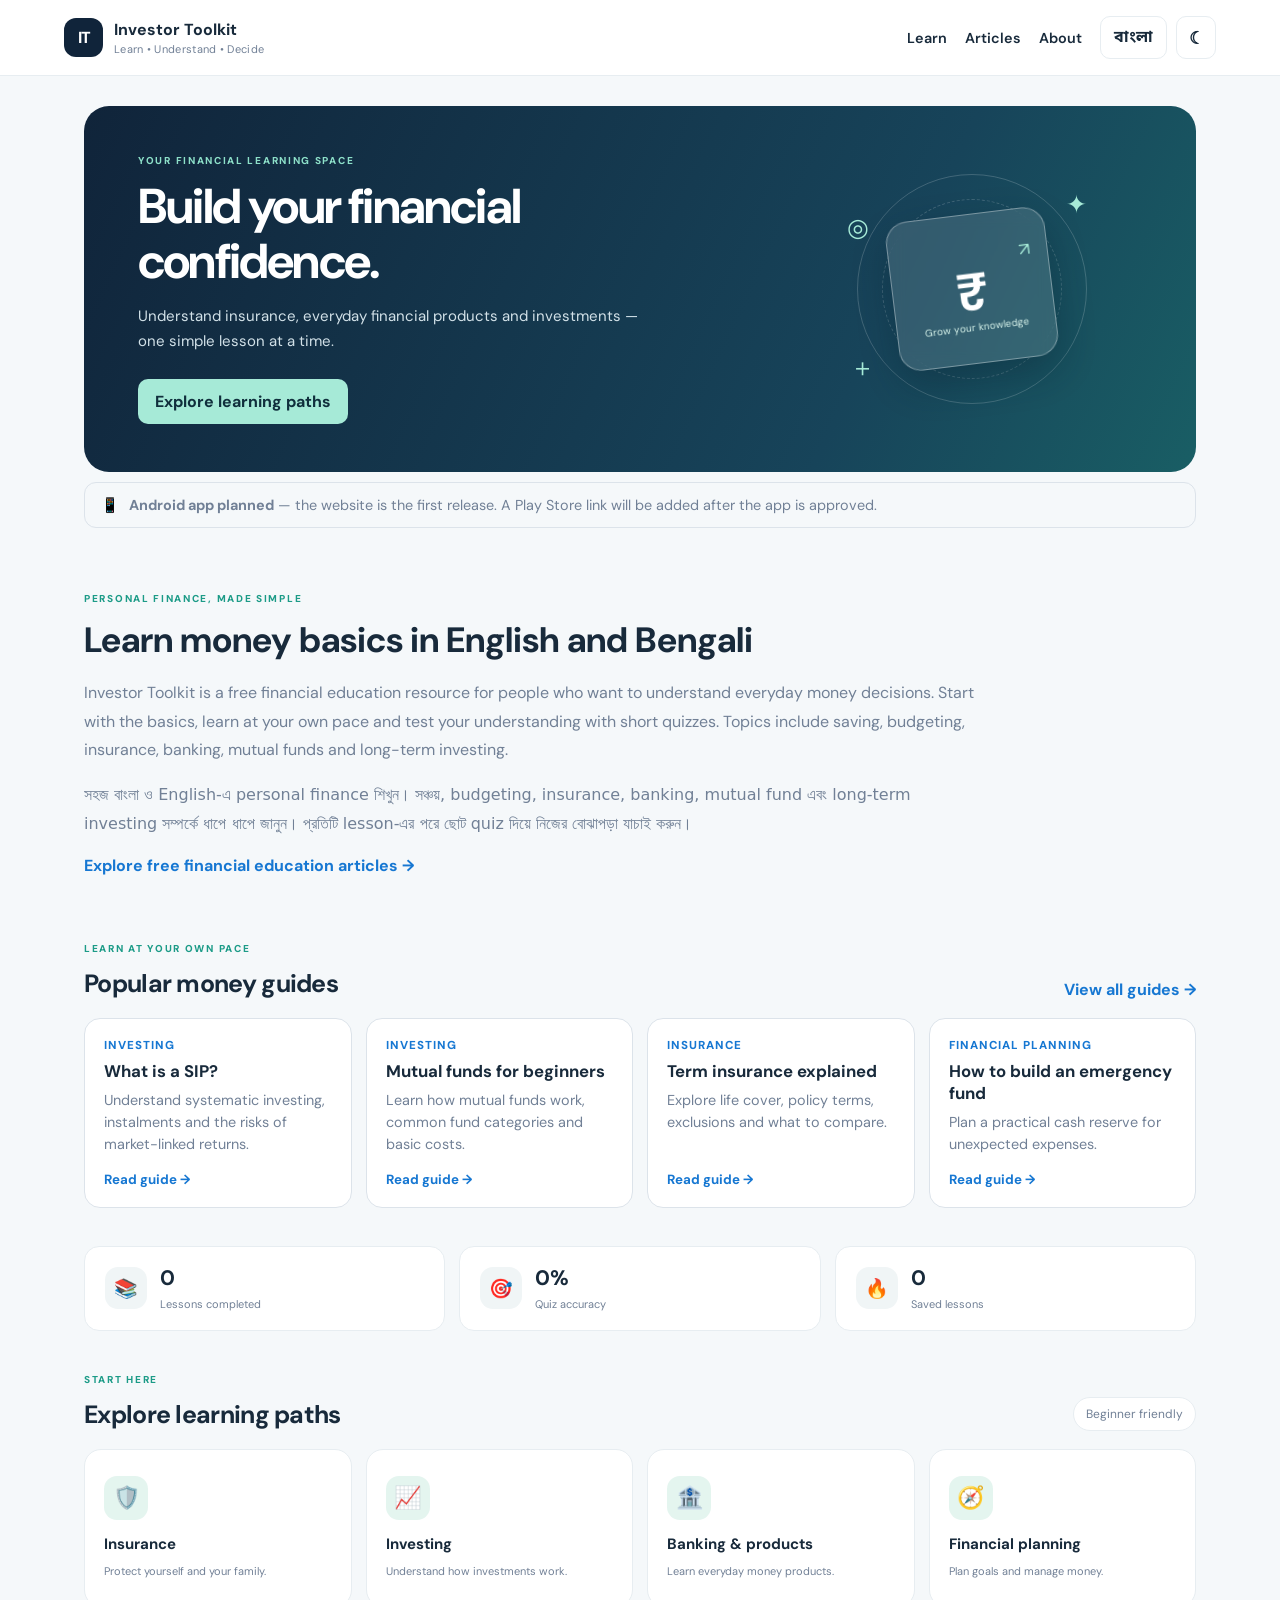
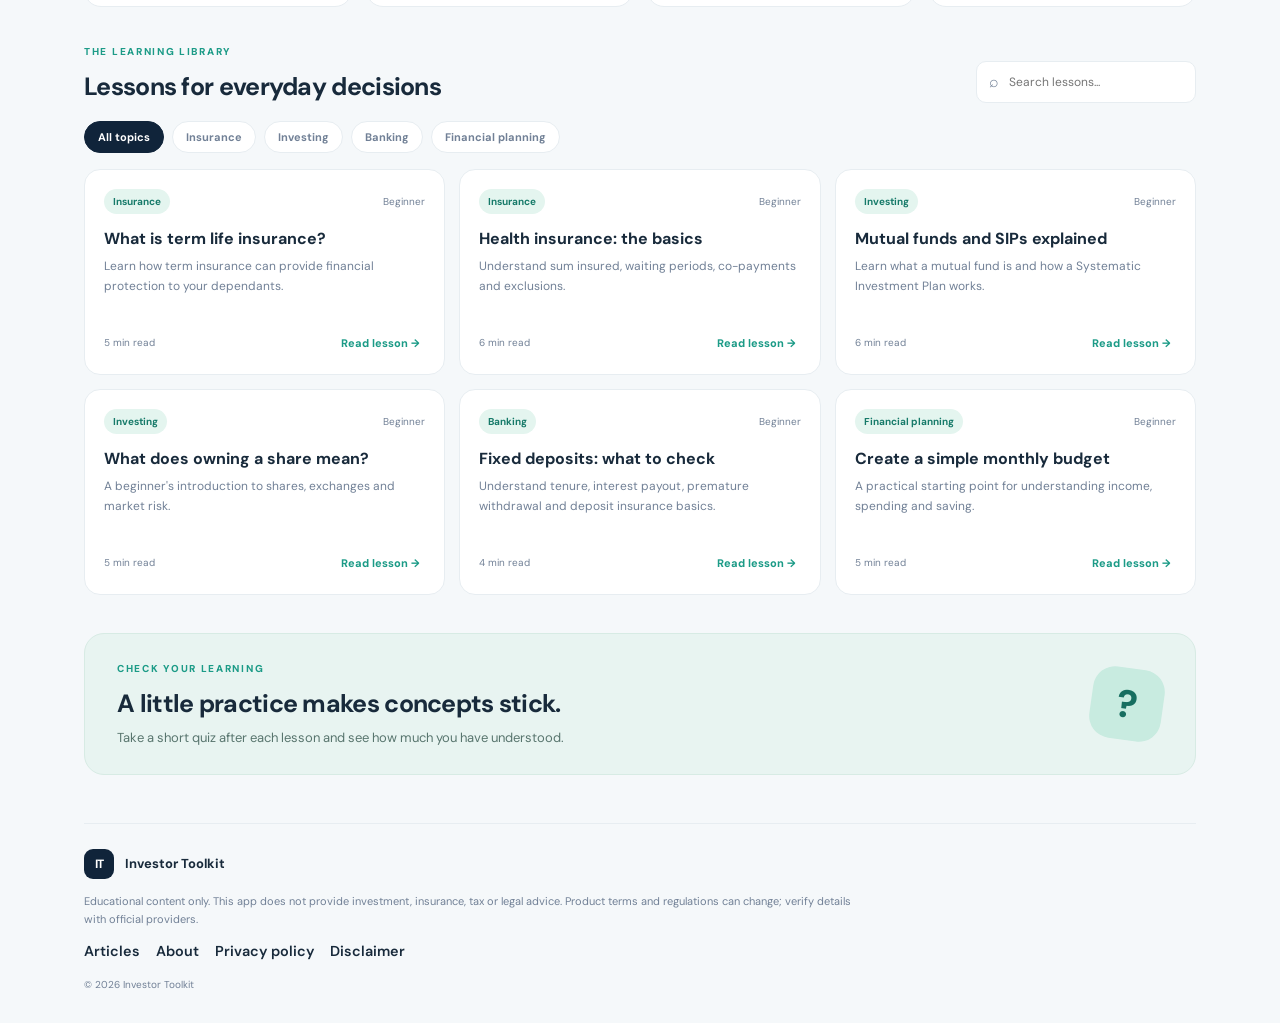
<file: index.html>
<!DOCTYPE html>
<html lang="en">
<head>
  <meta charset="UTF-8">
  <meta name="viewport" content="width=device-width, initial-scale=1.0">
  <meta name="theme-color" content="#10243a">
  <meta name="description" content="Learn personal finance in simple English and Bengali. Explore beginner-friendly lessons on SIPs, mutual funds, insurance, banking, budgeting and financial planning.">
  <meta name="robots" content="index,follow,max-image-preview:large">
  <meta property="og:type" content="website">
  <meta property="og:title" content="Investor Toolkit | Learn Personal Finance in English & Bengali">
  <meta property="og:description" content="Free bilingual financial education, practical lessons and quizzes for beginners.">
  <meta property="og:site_name" content="Investor Toolkit">
  <link rel="manifest" href="site.webmanifest">
  <link rel="icon" type="image/svg+xml" href="assets/icon.svg">
  <link rel="stylesheet" href="seo.css">
  <title>Investor Toolkit | Financial Learning</title>
  <link rel="stylesheet" href="styles.css">
</head>
<body>
  <header class="topbar">
    <a class="brand" href="#" aria-label="Investor Toolkit home">
      <span class="brand-mark">IT</span>
      <span><strong>Investor Toolkit</strong><small data-i18n="tagline">Learn • Understand • Decide</small></span>
    </a>
    <nav class="site-nav" aria-label="Main navigation">
      <a href="#explore">Learn</a><a href="learn/">Articles</a><a href="about.html">About</a>
    </nav>
    <div class="top-actions">
      <button class="lang-switch" id="langToggle" aria-label="Switch language">বাংলা</button>
      <button class="icon-btn" id="themeToggle" aria-label="Toggle theme">☾</button>
    </div>
  </header>

  <main class="shell">
    <section class="hero">
      <div class="hero-copy">
        <span class="eyebrow" data-i18n="eyebrow">YOUR FINANCIAL LEARNING SPACE</span>
        <h1 data-i18n="heroTitle">Build your financial confidence.</h1>
        <p data-i18n="heroText">Understand insurance, everyday financial products and investments — one simple lesson at a time.</p>
        <a class="primary-btn" href="#explore" data-i18n="exploreBtn">Explore learning paths <span>→</span></a>
      </div>
      <div class="hero-art" aria-hidden="true">
        <div class="art-orbit orbit-one"></div><div class="art-orbit orbit-two"></div>
        <div class="art-card"><span class="art-icon">↗</span><b>₹</b><small data-i18n="grow">Grow your knowledge</small></div>
        <span class="floating f1">✦</span><span class="floating f2">＋</span><span class="floating f3">◎</span>
      </div>
    </section>

    <div class="app-coming-note"><span>📱</span><span><strong>Android app planned</strong> — the website is the first release. A Play Store link will be added after the app is approved.</span></div>

    <section class="seo-intro section-block">
      <span class="eyebrow">PERSONAL FINANCE, MADE SIMPLE</span>
      <h2>Learn money basics in English and Bengali</h2>
      <p>Investor Toolkit is a free financial education resource for people who want to understand everyday money decisions. Start with the basics, learn at your own pace and test your understanding with short quizzes. Topics include saving, budgeting, insurance, banking, mutual funds and long-term investing.</p>
      <p class="bn-copy" lang="bn">সহজ বাংলা ও English-এ personal finance শিখুন। সঞ্চয়, budgeting, insurance, banking, mutual fund এবং long-term investing সম্পর্কে ধাপে ধাপে জানুন। প্রতিটি lesson-এর পরে ছোট quiz দিয়ে নিজের বোঝাপড়া যাচাই করুন।</p>
      <a class="text-link" href="learn/">Explore free financial education articles →</a>
    </section>

    <section class="section-block article-preview" aria-labelledby="articleHeading">
      <div class="section-heading"><div><span class="eyebrow">LEARN AT YOUR OWN PACE</span><h2 id="articleHeading">Popular money guides</h2></div><a class="text-link" href="learn/">View all guides →</a></div>
      <div class="seo-card-grid">
        <a class="seo-card" href="articles/sip-basics.html"><span>INVESTING</span><h3>What is a SIP?</h3><p>Understand systematic investing, instalments and the risks of market-linked returns.</p><small>Read guide →</small></a>
        <a class="seo-card" href="articles/mutual-fund-basics.html"><span>INVESTING</span><h3>Mutual funds for beginners</h3><p>Learn how mutual funds work, common fund categories and basic costs.</p><small>Read guide →</small></a>
        <a class="seo-card" href="articles/term-insurance.html"><span>INSURANCE</span><h3>Term insurance explained</h3><p>Explore life cover, policy terms, exclusions and what to compare.</p><small>Read guide →</small></a>
        <a class="seo-card" href="articles/emergency-fund.html"><span>FINANCIAL PLANNING</span><h3>How to build an emergency fund</h3><p>Plan a practical cash reserve for unexpected expenses.</p><small>Read guide →</small></a>
      </div>
    </section>

    <section class="stats-row" aria-label="Learning progress">
      <div class="stat-card"><span class="stat-icon">📚</span><div><strong id="completedCount">0</strong><small data-i18n="lessonsDone">Lessons completed</small></div></div>
      <div class="stat-card"><span class="stat-icon">🎯</span><div><strong id="quizCount">0%</strong><small data-i18n="quizAccuracy">Quiz accuracy</small></div></div>
      <div class="stat-card"><span class="stat-icon">🔥</span><div><strong id="savedCount">0</strong><small data-i18n="savedLessons">Saved lessons</small></div></div>
    </section>

    <section class="section-block" id="explore">
      <div class="section-heading">
        <div><span class="eyebrow" data-i18n="startHere">START HERE</span><h2 data-i18n="pathsTitle">Explore learning paths</h2></div>
        <span class="muted" data-i18n="beginnerFriendly">Beginner friendly</span>
      </div>
      <div class="category-grid" id="categoryGrid"></div>
    </section>

    <section class="section-block">
      <div class="section-heading">
        <div><span class="eyebrow" data-i18n="library">THE LEARNING LIBRARY</span><h2 data-i18n="lessonsTitle">Lessons for everyday decisions</h2></div>
        <label class="search-wrap"><span>⌕</span><input id="searchInput" type="search" data-placeholder="searchPlaceholder" placeholder="Search lessons..."></label>
      </div>
      <div class="filters" id="filters"></div>
      <div class="lesson-grid" id="lessonGrid"></div>
      <p class="empty-state hidden" id="emptyState" data-i18n="noResults">No lessons found. Try another search.</p>
    </section>

    <section class="section-block quiz-promo">
      <div><span class="eyebrow" data-i18n="checkLearning">CHECK YOUR LEARNING</span><h2 data-i18n="quizPromoTitle">A little practice makes concepts stick.</h2><p data-i18n="quizPromoText">Take a short quiz after each lesson and see how much you have understood.</p></div>
      <div class="quiz-stamp">?</div>
    </section>

    <footer>
      <div class="footer-brand"><span class="brand-mark">IT</span><strong>Investor Toolkit</strong></div>
      <p data-i18n="disclaimer">Educational content only. This app does not provide investment, insurance, tax or legal advice. Product terms and regulations can change; verify details with official providers.</p>
      <div class="footer-links"><a href="learn/">Articles</a><a href="about.html">About</a><a href="privacy.html">Privacy policy</a><a href="disclaimer.html">Disclaimer</a></div>
      <small>© <span id="year"></span> Investor Toolkit</small>
    </footer>
  </main>

  <div class="modal-backdrop hidden" id="lessonModal" role="dialog" aria-modal="true" aria-labelledby="modalTitle">
    <article class="lesson-modal">
      <button class="close-btn" id="closeModal" aria-label="Close">×</button>
      <div class="modal-meta"><span id="modalCategory"></span><span id="modalLevel"></span></div>
      <h2 id="modalTitle"></h2>
      <p class="modal-intro" id="modalIntro"></p>
      <div class="lesson-content" id="modalBody"></div>
      <div class="key-takeaway"><strong data-i18n="keyTakeaway">Key takeaway</strong><p id="modalTakeaway"></p></div>
      <div class="modal-actions">
        <button class="secondary-btn" id="saveLesson">☆ <span data-i18n="saveLesson">Save lesson</span></button>
        <button class="primary-btn" id="startQuiz" data-i18n="takeQuiz">Take the quiz →</button>
      </div>
      <div class="quiz-area hidden" id="quizArea">
        <div class="quiz-top"><strong data-i18n="quickQuiz">Quick quiz</strong><span id="questionProgress"></span></div>
        <h3 id="questionText"></h3>
        <div class="answer-list" id="answerList"></div>
        <p class="answer-feedback" id="answerFeedback" aria-live="polite"></p>
        <button class="primary-btn hidden" id="nextQuestion" data-i18n="nextQuestion">Next question →</button>
        <div class="quiz-result hidden" id="quizResult"></div>
      </div>
      <button class="complete-btn" id="completeLesson">✓ <span data-i18n="markComplete">Mark lesson as complete</span></button>
    </article>
  </div>

  <script src="app.js"></script>
</body>
</html>
</file>
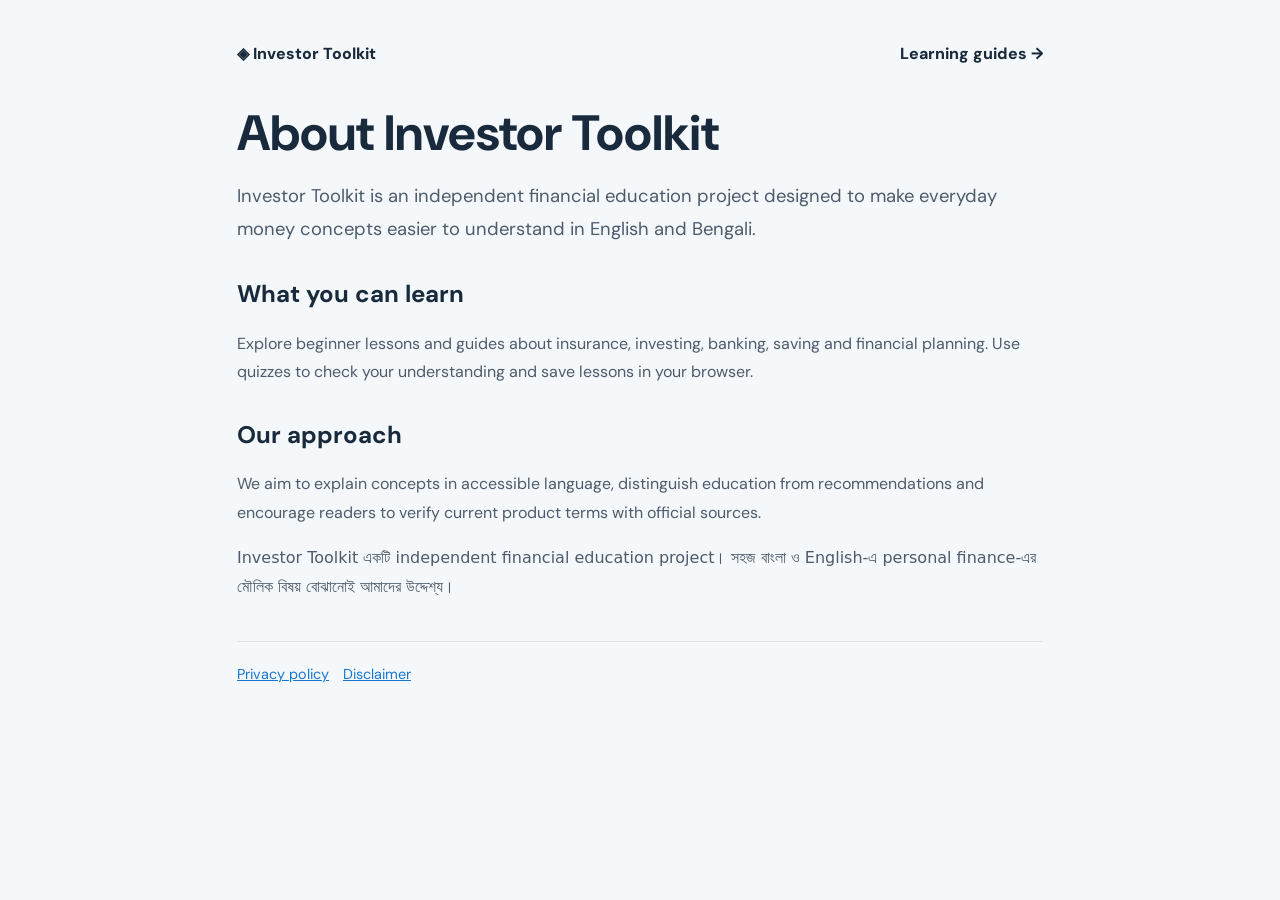
<file: about.html>
<!DOCTYPE html><html lang="en"><head><meta charset="UTF-8"><meta name="viewport" content="width=device-width,initial-scale=1"><meta name="description" content="About Investor Toolkit, a bilingual personal finance education project."><title>About | Investor Toolkit</title><link rel="stylesheet" href="styles.css"><link rel="stylesheet" href="seo.css"></head><body><main class="article-page"><div class="article-top"><a href="index.html">◈ Investor Toolkit</a><a href="learn/">Learning guides →</a></div><h1>About Investor Toolkit</h1><p class="lead">Investor Toolkit is an independent financial education project designed to make everyday money concepts easier to understand in English and Bengali.</p><h2>What you can learn</h2><p>Explore beginner lessons and guides about insurance, investing, banking, saving and financial planning. Use quizzes to check your understanding and save lessons in your browser.</p><h2>Our approach</h2><p>We aim to explain concepts in accessible language, distinguish education from recommendations and encourage readers to verify current product terms with official sources.</p><p class="bn">Investor Toolkit একটি independent financial education project। সহজ বাংলা ও English-এ personal finance-এর মৌলিক বিষয় বোঝানোই আমাদের উদ্দেশ্য।</p><div class="article-footer"><a href="privacy.html">Privacy policy</a><a href="disclaimer.html">Disclaimer</a></div></main></body></html>
</file>
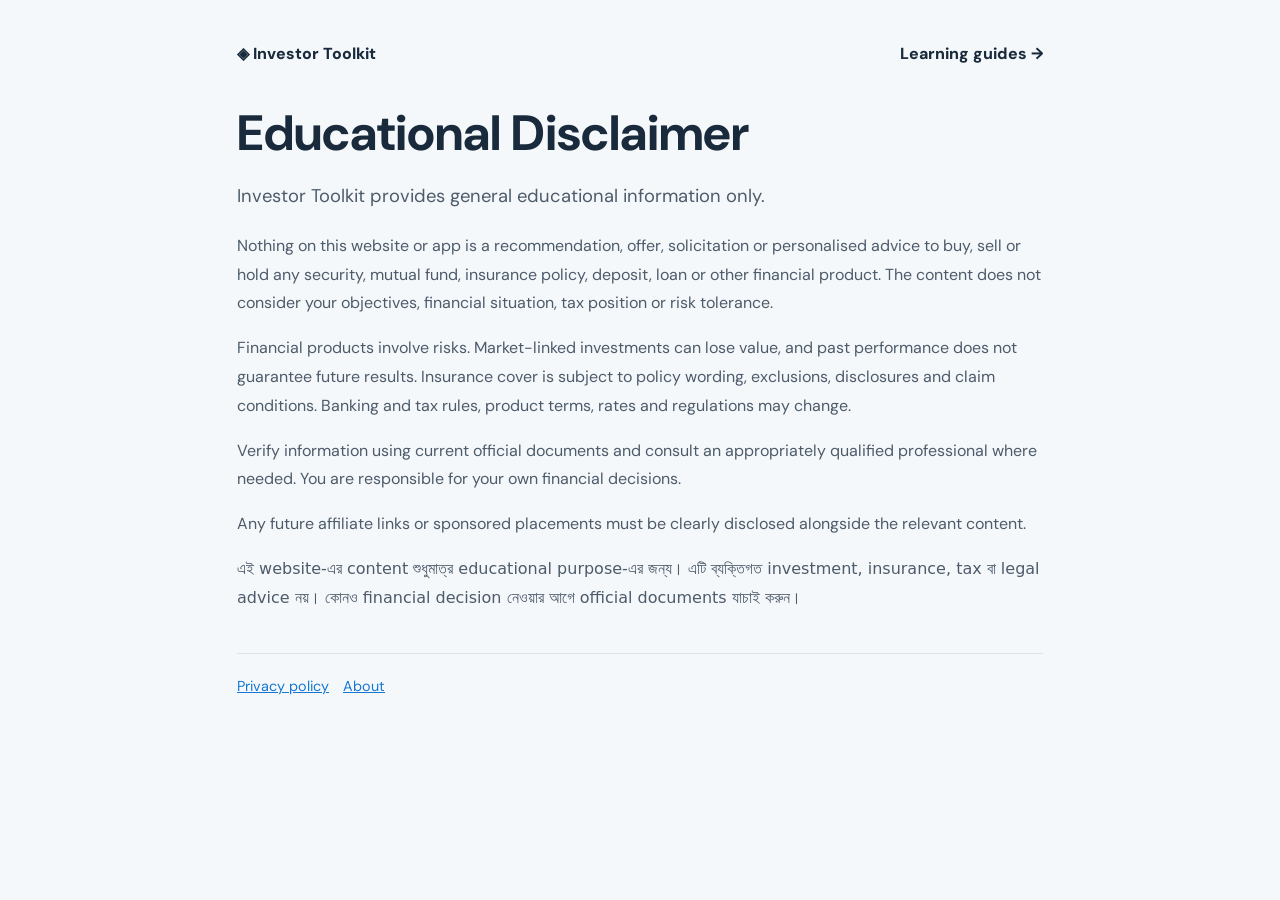
<file: disclaimer.html>
<!DOCTYPE html><html lang="en"><head><meta charset="UTF-8"><meta name="viewport" content="width=device-width,initial-scale=1"><meta name="description" content="Educational and financial risk disclaimer for Investor Toolkit."><title>Disclaimer | Investor Toolkit</title><link rel="stylesheet" href="styles.css"><link rel="stylesheet" href="seo.css"></head><body><main class="article-page"><div class="article-top"><a href="index.html">◈ Investor Toolkit</a><a href="learn/">Learning guides →</a></div><h1>Educational Disclaimer</h1><p class="lead">Investor Toolkit provides general educational information only.</p><p>Nothing on this website or app is a recommendation, offer, solicitation or personalised advice to buy, sell or hold any security, mutual fund, insurance policy, deposit, loan or other financial product. The content does not consider your objectives, financial situation, tax position or risk tolerance.</p><p>Financial products involve risks. Market-linked investments can lose value, and past performance does not guarantee future results. Insurance cover is subject to policy wording, exclusions, disclosures and claim conditions. Banking and tax rules, product terms, rates and regulations may change.</p><p>Verify information using current official documents and consult an appropriately qualified professional where needed. You are responsible for your own financial decisions.</p><p>Any future affiliate links or sponsored placements must be clearly disclosed alongside the relevant content.</p><p class="bn">এই website-এর content শুধুমাত্র educational purpose-এর জন্য। এটি ব্যক্তিগত investment, insurance, tax বা legal advice নয়। কোনও financial decision নেওয়ার আগে official documents যাচাই করুন।</p><div class="article-footer"><a href="privacy.html">Privacy policy</a><a href="about.html">About</a></div></main></body></html>
</file>
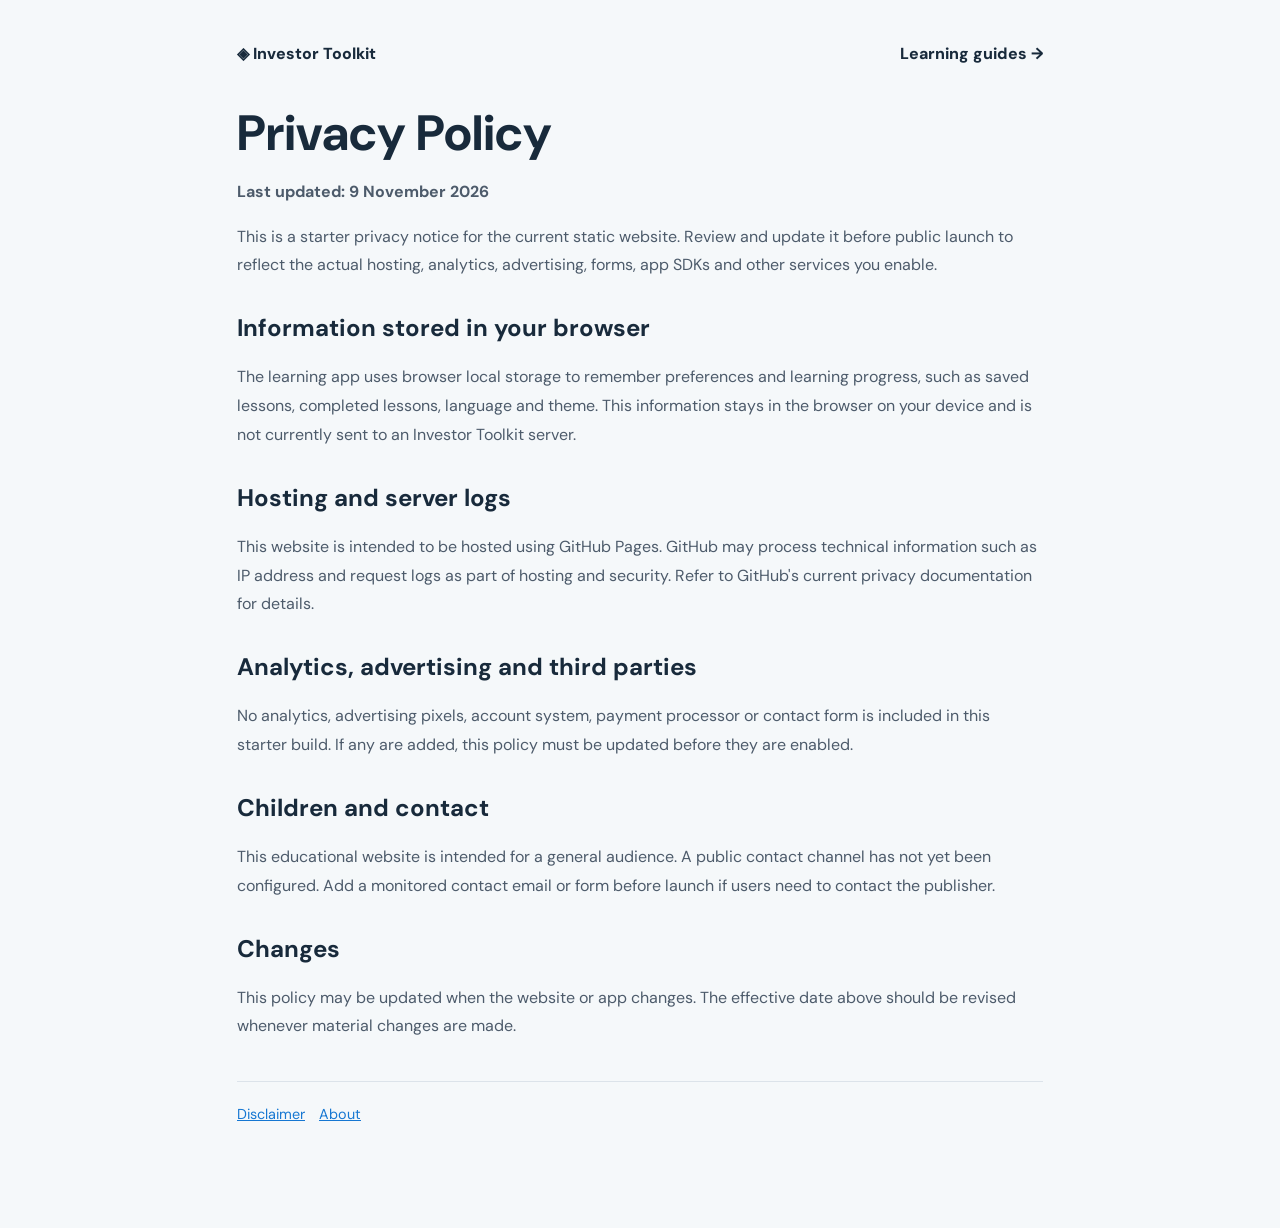
<file: privacy.html>
<!DOCTYPE html><html lang="en"><head><meta charset="UTF-8"><meta name="viewport" content="width=device-width,initial-scale=1"><meta name="robots" content="index,follow"><meta name="description" content="Investor Toolkit privacy policy."><title>Privacy Policy | Investor Toolkit</title><link rel="stylesheet" href="styles.css"><link rel="stylesheet" href="seo.css"></head><body><main class="article-page"><div class="article-top"><a href="index.html">◈ Investor Toolkit</a><a href="learn/">Learning guides →</a></div><h1>Privacy Policy</h1><p><strong>Last updated: 9 November 2026</strong></p><p>This is a starter privacy notice for the current static website. Review and update it before public launch to reflect the actual hosting, analytics, advertising, forms, app SDKs and other services you enable.</p><h2>Information stored in your browser</h2><p>The learning app uses browser local storage to remember preferences and learning progress, such as saved lessons, completed lessons, language and theme. This information stays in the browser on your device and is not currently sent to an Investor Toolkit server.</p><h2>Hosting and server logs</h2><p>This website is intended to be hosted using GitHub Pages. GitHub may process technical information such as IP address and request logs as part of hosting and security. Refer to GitHub's current privacy documentation for details.</p><h2>Analytics, advertising and third parties</h2><p>No analytics, advertising pixels, account system, payment processor or contact form is included in this starter build. If any are added, this policy must be updated before they are enabled.</p><h2>Children and contact</h2><p>This educational website is intended for a general audience. A public contact channel has not yet been configured. Add a monitored contact email or form before launch if users need to contact the publisher.</p><h2>Changes</h2><p>This policy may be updated when the website or app changes. The effective date above should be revised whenever material changes are made.</p><div class="article-footer"><a href="disclaimer.html">Disclaimer</a><a href="about.html">About</a></div></main></body></html>
</file>
<file: seo.css>
.site-nav{display:flex;gap:18px;margin-left:auto;margin-right:18px}.site-nav a,.footer-links a{color:inherit;text-decoration:none;font-size:.9rem;font-weight:600}.site-nav a:hover,.footer-links a:hover,.text-link:hover{text-decoration:underline}.seo-intro{padding:26px 0 8px;max-width:900px}.seo-intro h2{font-size:clamp(1.5rem,3vw,2.2rem);margin:8px 0}.seo-intro p{line-height:1.8;color:var(--muted,#637083)}.bn-copy{font-family:system-ui,sans-serif}.text-link{color:var(--accent,#1677d2);font-weight:700;text-decoration:none}.article-preview{padding-top:20px}.seo-card-grid{display:grid;grid-template-columns:repeat(4,minmax(0,1fr));gap:14px}.seo-card{display:flex;flex-direction:column;gap:7px;padding:19px;border:1px solid var(--border,#dce3ea);border-radius:16px;background:var(--card,#fff);color:inherit;text-decoration:none;min-height:190px;transition:transform .15s,box-shadow .15s}.seo-card:hover{transform:translateY(-3px);box-shadow:0 10px 25px #14283c14}.seo-card span,.article-kicker{font-size:.72rem;letter-spacing:.09em;font-weight:800;color:var(--accent,#1677d2)}.seo-card h3{margin:0;font-size:1.05rem}.seo-card p{margin:0;line-height:1.55;color:var(--muted,#637083);font-size:.9rem}.seo-card small{margin-top:auto;font-weight:700;color:var(--accent,#1677d2)}.footer-links{display:flex;gap:16px;flex-wrap:wrap;margin:12px 0}.article-page{max-width:850px;margin:40px auto;padding:0 22px 60px;line-height:1.8}.article-page h1{font-size:clamp(2rem,5vw,3.1rem);line-height:1.15;margin:.5rem 0 1rem}.article-page h2{margin-top:2rem;line-height:1.3}.article-page p,.article-page li{color:var(--article-text,#4d5b6b)}.article-page .lead{font-size:1.15rem}.article-page .note{padding:16px 18px;border-left:4px solid var(--accent,#1677d2);background:var(--note,#f0f6fc);border-radius:8px}.article-page .article-nav{display:flex;gap:16px;flex-wrap:wrap;margin:24px 0}.article-page a{color:var(--accent,#1677d2)}.article-top{display:flex;justify-content:space-between;align-items:center;gap:16px;margin-bottom:36px}.article-top a{font-weight:800;text-decoration:none;color:inherit}.article-footer{border-top:1px solid var(--border,#dce3ea);margin-top:40px;padding-top:20px;font-size:.9rem}.article-footer a{margin-right:14px}.bn{font-family:system-ui,sans-serif}.article-list{display:grid;grid-template-columns:repeat(2,minmax(0,1fr));gap:14px}.article-list a{display:block;padding:18px;border:1px solid var(--border,#dce3ea);border-radius:14px;text-decoration:none;color:inherit}.article-list h2{margin:4px 0;font-size:1.15rem}.article-list p{margin:4px 0;color:var(--muted,#637083)}@media(max-width:800px){.seo-card-grid{grid-template-columns:repeat(2,minmax(0,1fr))}.site-nav{gap:10px;margin-right:8px}.site-nav a{font-size:.8rem}}@media(max-width:520px){.seo-card-grid,.article-list{grid-template-columns:1fr}.site-nav{display:none}.seo-card{min-height:unset}}
.app-coming-note{display:flex;align-items:center;gap:10px;padding:13px 16px;margin:10px 0 20px;border:1px solid var(--border,#dce3ea);border-radius:12px;color:var(--muted,#637083);font-size:.9rem}.app-coming-note strong{color:inherit}
</file>
<file: styles.css>
@import url('https://fonts.googleapis.com/css2?family=DM+Sans:wght@400;500;600;700;800&family=Noto+Sans+Bengali:wght@400;500;600;700&display=swap');
:root{--navy:#10243a;--navy2:#193b55;--teal:#1c9b87;--mint:#e4f5ef;--ink:#182a3b;--muted:#718096;--line:#e7edf1;--bg:#f5f8fa;--card:#fff;--soft:#f0f5f6;--shadow:0 12px 35px rgba(16,36,58,.07)}
*{box-sizing:border-box}html{scroll-behavior:smooth}body{margin:0;background:var(--bg);color:var(--ink);font-family:"DM Sans","Noto Sans Bengali",sans-serif}body.bn{font-family:"Noto Sans Bengali","DM Sans",sans-serif}button,input{font:inherit}button{cursor:pointer}.topbar{height:76px;background:var(--card);border-bottom:1px solid var(--line);display:flex;align-items:center;justify-content:space-between;padding:0 max(5vw,22px);position:sticky;top:0;z-index:5}.brand,.footer-brand{display:flex;align-items:center;gap:11px;color:var(--ink);text-decoration:none}.brand strong{display:block;font-size:16px}.brand small{display:block;color:var(--muted);font-size:11px;margin-top:2px;letter-spacing:.3px}.brand-mark{width:39px;height:39px;border-radius:12px;background:var(--navy);color:#fff;display:grid;place-items:center;font-weight:800;letter-spacing:-1px}.top-actions{display:flex;gap:9px}.lang-switch,.icon-btn{border:1px solid var(--line);background:var(--card);color:var(--ink);border-radius:10px;padding:9px 13px;font-weight:700}.icon-btn{width:40px;padding:8px;font-size:17px}.shell{max-width:1160px;margin:auto;padding:30px 24px 20px}.hero{min-height:320px;border-radius:25px;background:linear-gradient(115deg,#10243a 0%,#17445a 70%,#1b786f 130%);color:#fff;padding:48px 54px;display:flex;align-items:center;justify-content:space-between;overflow:hidden;position:relative}.hero-copy{max-width:590px;position:relative;z-index:1}.eyebrow{font-size:10px;letter-spacing:1.7px;font-weight:800;color:var(--teal);display:block;margin-bottom:12px}.hero .eyebrow{color:#8de0c9}.hero h1{font-size:clamp(32px,4vw,49px);line-height:1.12;letter-spacing:-1.8px;margin:0 0 15px;max-width:540px}.hero p{color:#d2e1e8;line-height:1.7;max-width:520px;margin:0 0 24px;font-size:15px}.primary-btn,.secondary-btn{display:inline-flex;align-items:center;justify-content:center;gap:12px;border:0;border-radius:10px;padding:12px 17px;font-weight:700;text-decoration:none}.primary-btn{background:var(--teal);color:white}.primary-btn:hover{background:#168673}.hero .primary-btn{background:#a6ead7;color:#102f3c}.hero-art{width:300px;height:245px;position:relative;display:grid;place-items:center;margin-right:20px}.art-orbit{position:absolute;border:1px solid rgba(255,255,255,.18);border-radius:50%;width:230px;height:230px}.orbit-two{width:180px;height:180px;border-style:dashed}.art-card{width:160px;height:150px;border:1px solid rgba(255,255,255,.35);border-radius:22px;background:rgba(255,255,255,.12);backdrop-filter:blur(10px);display:flex;flex-direction:column;align-items:center;justify-content:center;box-shadow:0 15px 40px #071a2b55;transform:rotate(-7deg)}.art-card b{font-size:52px;line-height:1.1}.art-card small{font-size:10px;color:#d8f4ec}.art-icon{font-size:18px;align-self:flex-end;margin:0 17px -4px 0;color:#a6ead7}.floating{position:absolute;color:#a6ead7;font-size:25px}.f1{top:22px;right:35px}.f2{bottom:27px;left:28px}.f3{top:45px;left:25px}.stats-row{display:grid;grid-template-columns:repeat(3,1fr);gap:14px;margin:18px 0 42px}.stat-card{background:var(--card);border:1px solid var(--line);border-radius:15px;padding:17px 20px;display:flex;align-items:center;gap:13px}.stat-icon{width:42px;height:42px;border-radius:13px;background:var(--soft);display:grid;place-items:center;font-size:19px}.stat-card strong{font-size:21px;display:block}.stat-card small{color:var(--muted);font-size:11px}.section-block{margin:38px 0}.section-heading{display:flex;align-items:end;justify-content:space-between;gap:20px;margin-bottom:18px}.section-heading h2,.quiz-promo h2{font-size:25px;letter-spacing:-.7px;margin:0}.muted{font-size:12px;color:var(--muted);background:var(--card);border:1px solid var(--line);padding:8px 12px;border-radius:30px}.category-grid{display:grid;grid-template-columns:repeat(4,1fr);gap:14px}.category-card{border:1px solid var(--line);border-radius:17px;background:var(--card);padding:19px;text-align:left;transition:.2s;min-height:158px;color:var(--ink)}.category-card:hover,.lesson-card:hover{transform:translateY(-3px);box-shadow:var(--shadow);border-color:#c9e5dd}.category-emoji{width:44px;height:44px;border-radius:13px;background:var(--mint);display:grid;place-items:center;font-size:22px;margin-bottom:14px}.category-card strong{display:block;font-size:15px;margin-bottom:5px}.category-card small{color:var(--muted);font-size:11px;line-height:1.5}.search-wrap{display:flex;align-items:center;gap:8px;background:var(--card);border:1px solid var(--line);border-radius:10px;padding:0 12px;height:42px;min-width:220px;color:var(--muted)}.search-wrap input{border:0;outline:0;background:transparent;width:100%;color:var(--ink);font-size:12px}.filters{display:flex;gap:8px;flex-wrap:wrap;margin:0 0 16px}.filter-btn{border:1px solid var(--line);border-radius:30px;padding:8px 13px;background:var(--card);font-size:11px;color:var(--muted);font-weight:700}.filter-btn.active{background:var(--navy);border-color:var(--navy);color:#fff}.lesson-grid{display:grid;grid-template-columns:repeat(3,1fr);gap:14px}.lesson-card{background:var(--card);border:1px solid var(--line);border-radius:16px;padding:19px;transition:.2s;display:flex;flex-direction:column;min-height:206px}.lesson-top{display:flex;justify-content:space-between;align-items:center;margin-bottom:14px}.pill{font-size:10px;font-weight:700;padding:6px 9px;border-radius:30px;background:var(--mint);color:#167a69}.level{font-size:10px;color:var(--muted)}.lesson-card h3{font-size:16px;line-height:1.35;margin:0 0 8px}.lesson-card p{font-size:12px;color:var(--muted);line-height:1.6;margin:0 0 17px}.card-bottom{display:flex;justify-content:space-between;align-items:center;margin-top:auto}.read-time{font-size:10px;color:var(--muted)}.text-btn{border:0;background:transparent;color:var(--teal);font-weight:800;font-size:11px;padding:5px}.empty-state{text-align:center;color:var(--muted);padding:25px}.hidden{display:none!important}.quiz-promo{background:#e8f4f1;border:1px solid #d7ebe4;border-radius:20px;padding:28px 32px;display:flex;justify-content:space-between;align-items:center}.quiz-promo p{color:#58756e;font-size:13px;margin:9px 0 0}.quiz-stamp{width:72px;height:72px;border-radius:22px;background:#c8ebe0;color:#176e60;display:grid;place-items:center;font-size:39px;font-weight:800;transform:rotate(8deg)}footer{border-top:1px solid var(--line);padding:25px 0 10px;margin-top:48px}footer p{font-size:11px;line-height:1.7;color:var(--muted);max-width:780px;margin:13px 0}footer>small{color:var(--muted);font-size:10px}.footer-brand .brand-mark{width:30px;height:30px;border-radius:9px;font-size:12px}.footer-brand strong{font-size:13px}.modal-backdrop{position:fixed;inset:0;background:rgba(6,19,31,.65);z-index:10;display:grid;place-items:center;padding:20px;overflow:auto}.lesson-modal{background:var(--card);border-radius:20px;width:min(720px,100%);max-height:92vh;overflow:auto;padding:30px;position:relative;box-shadow:0 25px 80px #0004}.close-btn{position:absolute;right:19px;top:15px;border:0;background:var(--soft);color:var(--ink);width:34px;height:34px;border-radius:50%;font-size:23px}.modal-meta{display:flex;gap:8px;margin:4px 0 13px}.modal-meta span{font-size:10px;background:var(--soft);padding:6px 9px;border-radius:20px;color:var(--muted)}.lesson-modal h2{font-size:27px;line-height:1.25;margin:0 40px 10px 0}.modal-intro{color:var(--muted);font-size:13px;line-height:1.7}.lesson-content h3{font-size:15px;margin:22px 0 7px}.lesson-content p,.lesson-content li{font-size:13px;line-height:1.75;color:var(--ink)}.lesson-content ul{padding-left:20px}.key-takeaway{background:var(--mint);padding:15px 17px;border-radius:12px;margin:20px 0}.key-takeaway strong{font-size:12px;color:#167a69}.key-takeaway p{font-size:12px;line-height:1.6;margin:5px 0 0}.modal-actions{display:flex;gap:10px;flex-wrap:wrap;margin:20px 0}.secondary-btn{background:var(--soft);color:var(--ink)}.complete-btn{width:100%;border:1px solid var(--line);background:var(--card);border-radius:10px;padding:12px;color:var(--teal);font-weight:800}.quiz-area{border-top:1px solid var(--line);padding-top:20px;margin-top:22px}.quiz-top{display:flex;justify-content:space-between;color:var(--muted);font-size:11px}.quiz-area h3{font-size:17px;line-height:1.5}.answer-list{display:grid;gap:8px}.answer-option{border:1px solid var(--line);border-radius:10px;background:var(--card);padding:12px;text-align:left;font-size:12px;color:var(--ink)}.answer-option:hover{border-color:var(--teal)}.answer-option.correct{background:#e5f7ed;border-color:#69bd8a}.answer-option.wrong{background:#fff0ed;border-color:#e79b8c}.answer-feedback{font-size:12px;min-height:18px;color:var(--muted)}.quiz-result{padding:13px;background:var(--soft);border-radius:10px;font-weight:700;font-size:14px;margin:12px 0}
body.dark{--ink:#e8eef3;--muted:#a6b5c2;--line:#2b3c4a;--bg:#101c27;--card:#172735;--soft:#223746;--mint:#183d3a;--shadow:0 12px 35px rgba(0,0,0,.2)}body.dark .hero{background:linear-gradient(115deg,#091725,#12394a 70%,#14594f)}body.dark .quiz-promo{background:#183b38;border-color:#28544e}body.dark .quiz-promo p{color:#b0d0c7}body.dark .category-emoji{background:#1b403b}
@media(max-width:850px){.hero{padding:38px 35px}.hero-art{width:220px;margin:0}.category-grid{grid-template-columns:repeat(2,1fr)}.lesson-grid{grid-template-columns:repeat(2,1fr)}}
@media(max-width:600px){.topbar{height:65px;padding:0 16px}.shell{padding:18px 14px}.hero{padding:30px 24px;min-height:300px}.hero-art{display:none}.hero h1{font-size:34px}.stats-row{gap:8px;margin-bottom:32px}.stat-card{padding:12px 9px;gap:7px;align-items:flex-start}.stat-icon{width:31px;height:31px;font-size:14px}.stat-card strong{font-size:17px}.stat-card small{font-size:9px}.section-heading{align-items:flex-start;flex-direction:column}.section-heading h2,.quiz-promo h2{font-size:22px}.search-wrap{width:100%}.category-grid,.lesson-grid{grid-template-columns:1fr 1fr;gap:9px}.category-card{padding:14px;min-height:150px}.lesson-card{padding:14px;min-height:220px}.lesson-card h3{font-size:14px}.lesson-card p{font-size:11px}.quiz-promo{padding:22px}.quiz-stamp{width:52px;height:52px;font-size:28px}.lesson-modal{padding:23px 18px}.lesson-modal h2{font-size:23px}}
@media(max-width:390px){.category-grid,.lesson-grid{grid-template-columns:1fr}.stats-row{grid-template-columns:1fr}.stat-card{align-items:center}}
</file>
